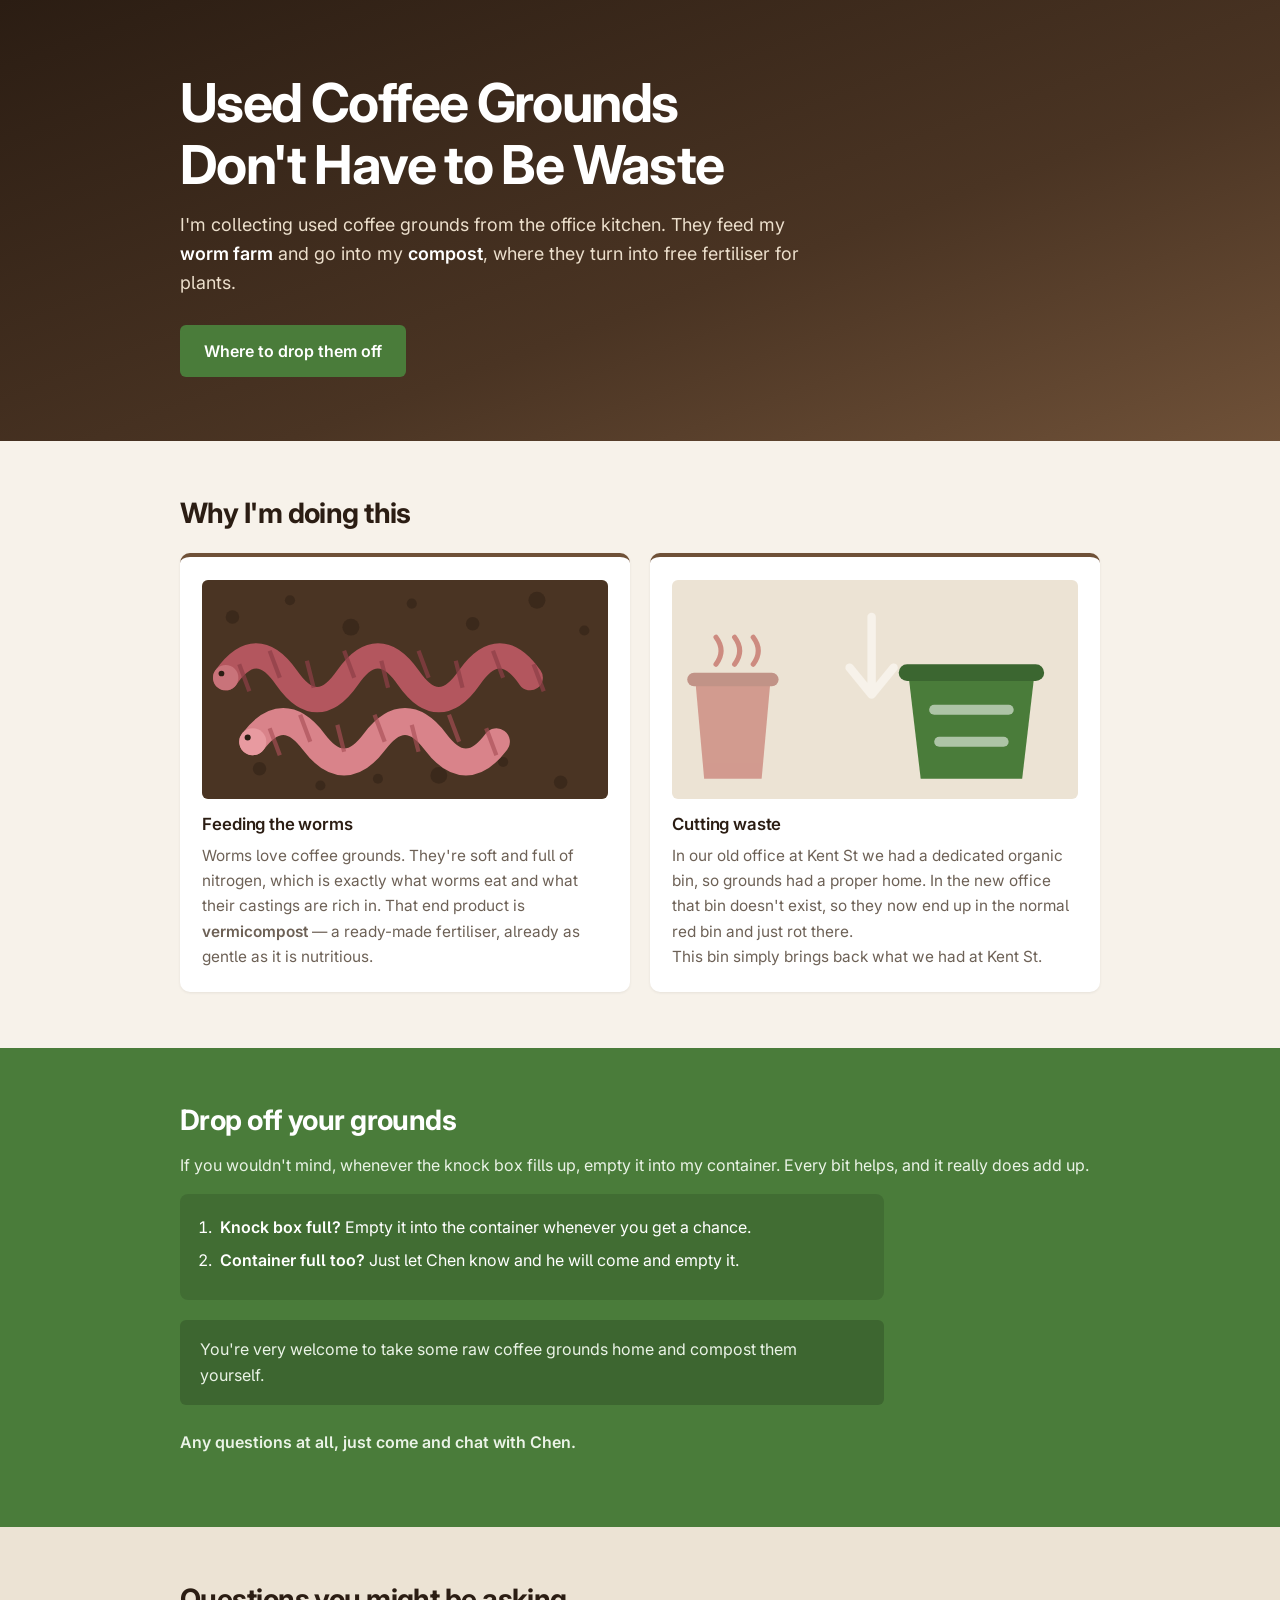
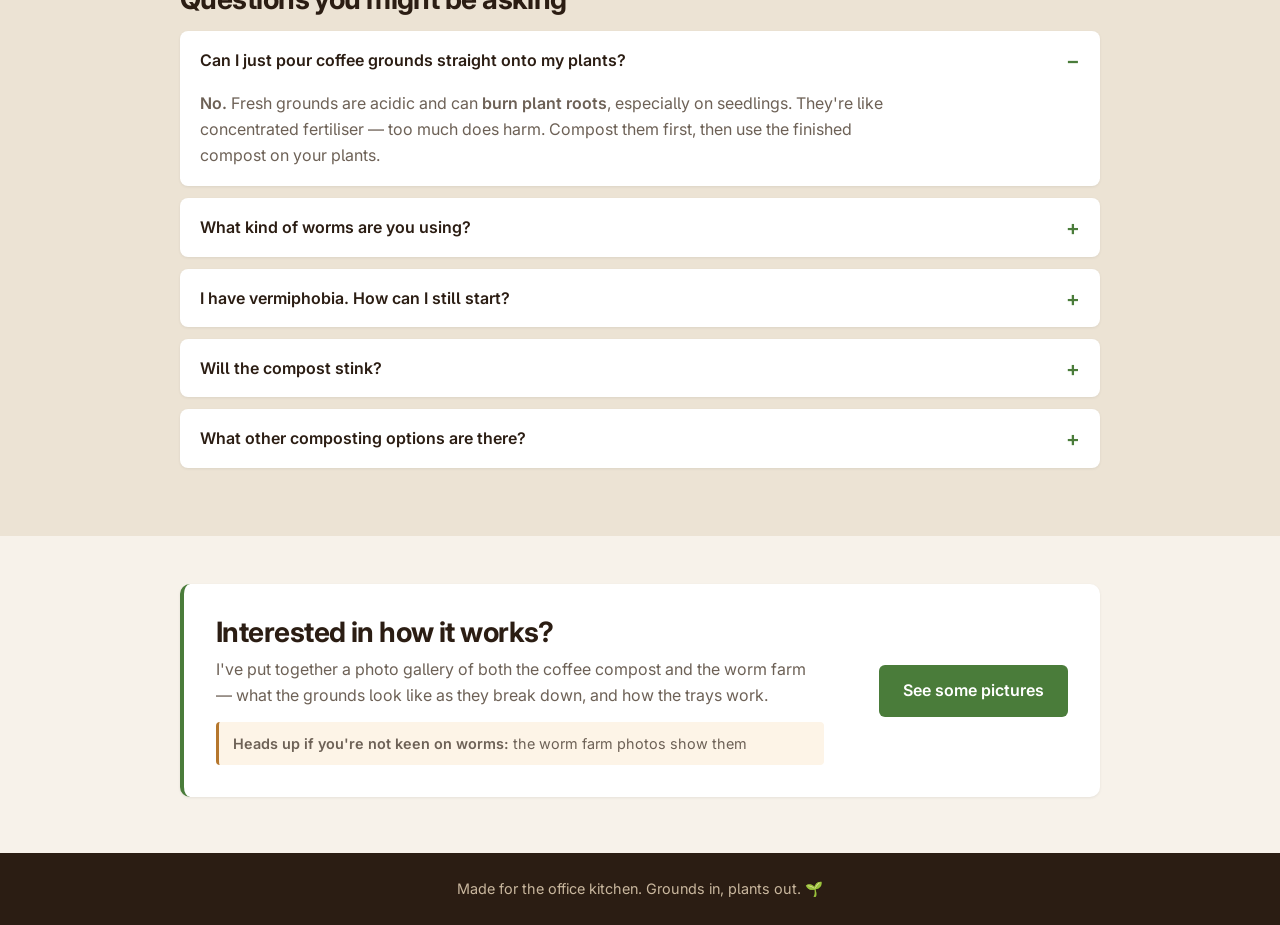
<file: index.html>
<!DOCTYPE html>
<html lang="en">

<head>
  <meta charset="UTF-8">
  <meta name="viewport" content="width=device-width, initial-scale=1.0">
  <title>Coffee Grounds Collection — Chen's Compost</title>
  <meta name="description"
    content="Collecting used coffee grounds in the office to feed a worm farm and to compost. Here's why, how it works, and answers to common questions.">
  <link rel="preconnect" href="https://fonts.googleapis.com">
  <link rel="preconnect" href="https://fonts.gstatic.com" crossorigin>
  <link rel="stylesheet"
    href="https://fonts.googleapis.com/css2?family=Inter:wght@400;500;600;700&display=swap">
  <link rel="stylesheet" href="styles.css">
</head>

<body>

  <header class="hero">
    <div class="wrap">
      <h1>Used Coffee Grounds<br>Don't Have to Be Waste</h1>
      <p class="lede">
        I'm collecting used coffee grounds from the office kitchen. They feed my
        <strong>worm farm</strong> and go into my <strong>compost</strong>, where
        they turn into free fertiliser for plants.
      </p>
      <a href="#drop-off" class="btn">Where to drop them off</a>
    </div>
  </header>

  <main>

    <section id="why">
      <div class="wrap">
        <h2>Why I'm doing this</h2>
        <div class="cards">
          <div class="card">
            <img class="illustration" src="assets/worms.svg" alt="" width="240" height="130">
            <h3>Feeding the worms</h3>
            <p>
              Worms love coffee grounds. They're soft and full of nitrogen,
              which is exactly what worms eat and what their castings are rich
              in. That end product is <strong>vermicompost</strong> — a
              ready-made fertiliser, already as gentle as it is nutritious.
            </p>
          </div>
          <div class="card">
            <img class="illustration" src="assets/knockbox.svg" alt="" width="240" height="130">
            <h3>Cutting waste</h3>
            <p>
              In our old office at Kent St we had a dedicated organic bin, so
              grounds had a proper home. In the new office that bin doesn't
              exist, so they now end up in the normal red bin and just rot there.
            </p>
            <p>
              This bin simply brings back what we had at Kent St.
            </p>
          </div>
        </div>
      </div>
    </section>

    <section id="drop-off" class="cta">
      <div class="wrap">
        <h2>Drop off your grounds</h2>
        <p>
          If you wouldn't mind, whenever the knock box fills up, empty it into
          my container. Every bit helps, and it really does add up.
        </p>
        <ol class="rules steps">
          <li><strong>Knock box full?</strong> Empty it into the container whenever you get a chance.</li>
          <li><strong>Container full too?</strong> Just let Chen know and he will come and empty it.</li>
        </ol>
        <p class="note">
          You're very welcome to take some raw coffee grounds home and compost
          them yourself.
        </p>
        <p class="contact">
          Any questions at all, just come and chat with Chen.
        </p>
      </div>
    </section>

    <section id="qa" class="alt">
      <div class="wrap">
        <h2>Questions you might be asking</h2>

        <details open>
          <summary>Can I just pour coffee grounds straight onto my plants?</summary>
          <p>
            <strong>No.</strong> Fresh grounds are acidic and can
            <strong>burn plant roots</strong>, especially on seedlings. They're
            like concentrated fertiliser — too much does harm. Compost them
            first, then use the finished compost on your plants.
          </p>
        </details>
        <details>
          <summary>What kind of worms are you using?</summary>
          <p>
            <strong>Red wigglers</strong> — the standard choice for a home worm
            farm. You can buy them from <strong>Bunnings</strong>, and some
            councils subsidise worm farms and composters. Definitely worth a look
            at your local council's website before you buy.
          </p>
        </details>

        <details>
          <summary>I have vermiphobia. How can I still start?</summary>
          <p>
            Skip the worms entirely — <strong>compost the grounds directly</strong>.
          </p>
          <p>
            Collect the grounds, put them in a container with a lid, somewhere
            with no direct sunlight. Wait for mould to grow over them. Once they
            no longer smell like coffee, they're ready to use. In summer this
            takes about <strong>1.5–2 months</strong>, in winter maybe
            <strong>2–3 months</strong>.
          </p>
        </details>

        <details>
          <summary>Will the compost stink?</summary>
          <p>
            <strong>Not on their own.</strong> Coffee grounds act as a
            natural deodorizer and fit cleanly into balanced aerobic (oxygen-rich) decomposition.
          </p>
          <p>
            Kitchen scraps are where problems start. They arrive wet and
            nitrogen-heavy, so a pile can tip from fine to foul in a couple of
            days. <strong>A bad smell is a warning, not a setback</strong> — and
            it almost always means too wet. Stop adding scraps, fold in more
            browns such as shredded paper or dry leaves, and let it breathe.
          </p>
        </details>

        <details>
          <summary>What other composting options are there?</summary>
          <p>
            Besides a worm farm or a standard compost bin, try
            <strong>Bokashi composting</strong>. It's much smaller than either —
            small enough for a kitchen counter or a balcony — and it processes
            faster. It's a genuinely good fit for coffee grounds, which are
            wet and nitrogen-heavy and react well to it.
          </p>
        </details>
      </div>
    </section>

    <section id="more">
      <div class="wrap">
        <div class="more-card">
          <div>
            <h2>Interested in how it works?</h2>
            <p>
              I've put together a photo gallery of both the coffee compost and
              the worm farm — what the grounds look like as they break down, and
              how the trays work.
            </p>
            <p class="content-warning">
              <strong>Heads up if you're not keen on worms:</strong> the worm farm
              photos show them
            </p>
          </div>
          <a href="pictures.html" class="btn">See some pictures</a>
        </div>
      </div>
    </section>

  </main>

  <footer>
    <div class="wrap">
      <p>Made for the office kitchen. Grounds in, plants out. 🌱</p>
    </div>
  </footer>

</body>

</html>
</file>
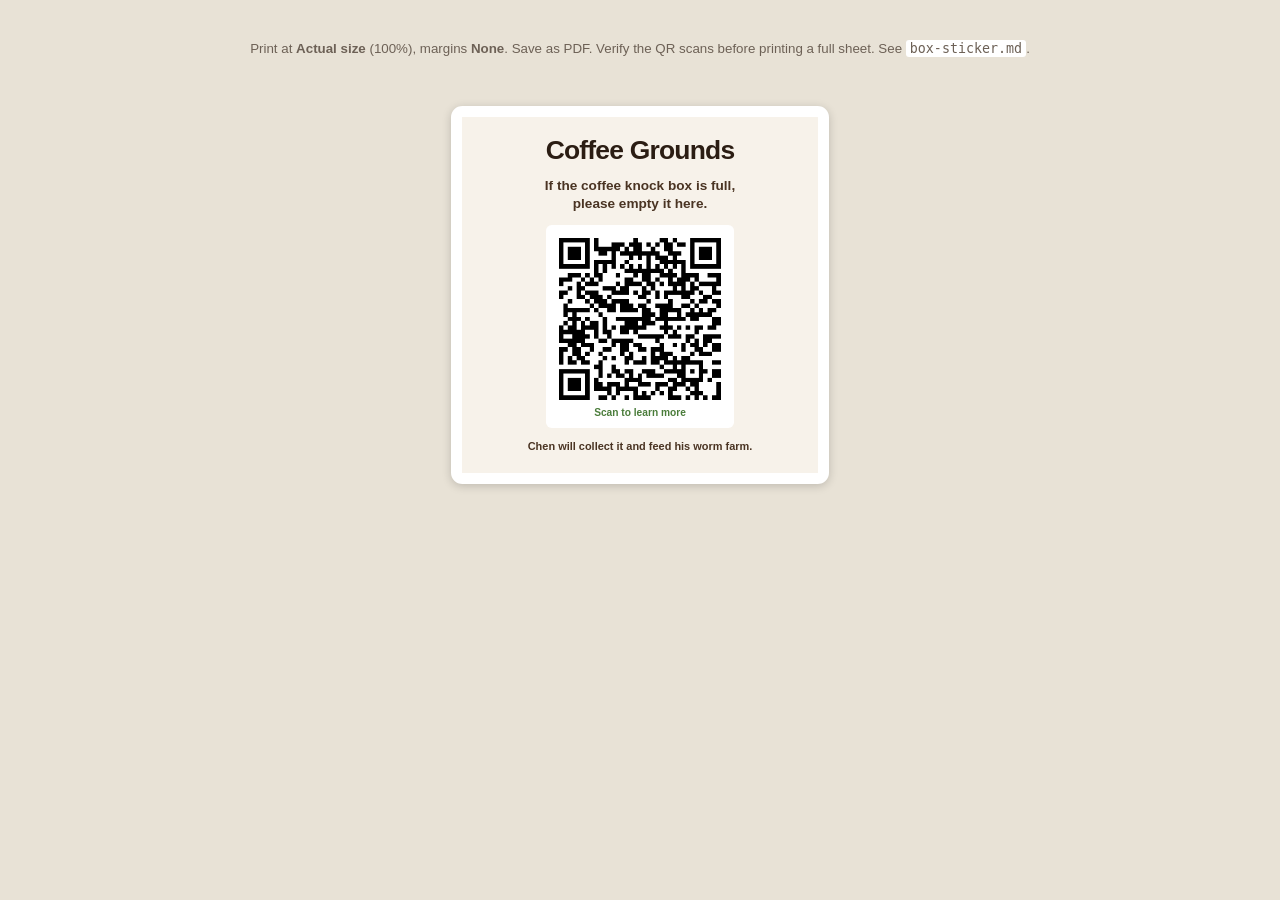
<file: box-sticker.html>
<!DOCTYPE html>
<html lang="en">

<head>
  <meta charset="UTF-8">
  <meta name="viewport" content="width=device-width, initial-scale=1.0">
  <title>Box sticker — Chen's Compost</title>
  <link rel="stylesheet" href="styles.css">
  <style>
    /* 100 x 100 mm, no margins. Print at 100% / Actual size. */
    @page {
      size: 100mm 100mm;
      margin: 0;
    }

    :root {
      --sticker: 100mm;
    }

    body {
      margin: 0;
      background: #e8e2d6;
      display: flex;
      flex-direction: column;
      align-items: center;
      gap: 8mm;
      padding: 10mm 0;
      font-family: -apple-system, BlinkMacSystemFont, "Segoe UI", Roboto, Helvetica, Arial, sans-serif;
    }

    .sheet-label {
      font-size: 10pt;
      color: #6d6156;
      text-align: center;
    }

    .sheet-label code {
      background: #fff;
      padding: 1px 4px;
      border-radius: 3px;
    }

    .sticker {
      width: var(--sticker);
      height: var(--sticker);
      background: #f7f2ea;
      border: 3mm solid #fff;
      border-radius: 3mm;
      box-sizing: border-box;
      overflow: hidden;
      display: flex;
      flex-direction: column;
      align-items: center;
      justify-content: space-between;
      padding: 5mm 4mm;
      text-align: center;
      page-break-inside: avoid;
      break-inside: avoid;
    }

    .sticker h1 {
      font-size: 7mm;
      line-height: 1.1;
      margin: 0;
      color: #2b1d13;
    }

    .sticker .lead {
      font-size: 3.6mm;
      line-height: 1.35;
      margin: 0;
      color: #4a3423;
      font-weight: 600;
    }

    /* quiet zone: white padding around the code, never crop this */
    .qr-frame {
      background: #fff;
      padding: 3mm 3mm 2mm;
      border-radius: 1.5mm;
      line-height: 0;
    }

    .qr-frame img {
      display: block;
      width: 44mm;
      height: 44mm;
    }

    .qr-frame .scan {
      font-size: 2.7mm;
      line-height: 1;
      margin: 1.6mm 0 .4mm;
      color: #4a7c3a;
      font-weight: 600;
    }

    .footer {
      font-size: 2.9mm;
      line-height: 1.35;
      color: #4a3423;
      font-weight: 600;
      margin: 0;
    }

    .footer .tiny {
      display: block;
      font-weight: 400;
      color: #6d6156;
      font-size: 2.6mm;
      margin-top: .8mm;
    }

    @media screen {
      .sticker {
        box-shadow: 0 2px 10px rgba(0, 0, 0, .18);
      }
    }

    /* Printing: exactly one sticker per sheet, no chrome. */
    @media print {
      body {
        background: #fff;
        display: block;
        padding: 0;
      }

      .sheet-label {
        display: none;
      }

      .sticker {
        box-shadow: none;
        border-radius: 0;
      }
    }
  </style>
</head>

<body>
  <p class="sheet-label">
    Print at <strong>Actual size</strong> (100%), margins <strong>None</strong>.
    Save as PDF. Verify the QR scans before printing a full sheet.
    See <code>box-sticker.md</code>.
  </p>

  <div class="sticker">
    <h1>Coffee Grounds</h1>

    <p class="lead">If the coffee knock box is full,<br>please empty it here.</p>

    <div class="qr-frame">
      <img src="assets/box-qr.png" alt="QR code linking to the coffee grounds collection page">
      <p class="scan">Scan to learn more</p>
    </div>

    <p class="footer">
      Chen will collect it and feed his worm farm.
    </p>
  </div>
</body>

</html>
</file>
<file: styles.css>
:root {
  --brown-900: #2b1d13;
  --brown-700: #4a3423;
  --brown-500: #6f5138;
  --cream: #f7f2ea;
  --cream-dark: #ece3d4;
  --green-600: #4a7c3a;
  --green-700: #3b6630;
  --amber: #b5762c;
  --text: #33291f;
  --muted: #6d6156;
}

details p + p { margin-top: .75rem; }
details a { color: var(--green-700); font-weight: 600; }

.cta .note {
  background: rgba(0,0,0,.18);
  padding: 1rem 1.25rem;
  border-radius: 6px;
  max-width: 44rem;
}
.cta .note strong { color: #fff; }

* { box-sizing: border-box; }

body {
  margin: 0;
  font-family: "Inter", -apple-system, BlinkMacSystemFont, "Segoe UI", Roboto, Helvetica, Arial, sans-serif;
  font-size: 1rem;
  line-height: 1.65;
  color: var(--text);
  background: var(--cream);
  -webkit-font-smoothing: antialiased;
  -moz-osx-font-smoothing: grayscale;
  font-feature-settings: "cv05" 1, "ss01" 1;
}

/* Inter's taller default makes tight headings look loose; nudge them back. */
h1, h2, h3 {
  line-height: 1.15;
  margin-top: 0;
  letter-spacing: -0.02em;
  font-weight: 700;
}

h1 { font-size: clamp(2.1rem, 5.5vw, 3.2rem); letter-spacing: -0.03em; }
h2 { font-size: 1.75rem; margin-bottom: 1rem; color: var(--brown-900); }
h3 { font-size: 1.05rem; font-weight: 600; letter-spacing: -0.01em; }

p { margin: 0 0 1rem; }
a { color: var(--green-700); }

strong { font-weight: 600; }

.wrap {
  max-width: 960px;
  margin: 0 auto;
  padding: 0 1.25rem;
}

/* ---------- Hero ---------- */

.hero {
  background: linear-gradient(160deg, var(--brown-900) 0%, var(--brown-700) 60%, var(--brown-500) 100%);
  color: var(--cream);
  padding: 4.5rem 0 4rem;
}

.hero .eyebrow {
  text-transform: uppercase;
  letter-spacing: .12em;
  font-size: .78rem;
  color: #d9c4a5;
  margin-bottom: .75rem;
}

.hero h1 {
  font-size: clamp(2.2rem, 5.8vw, 3.35rem);
  margin-bottom: 1rem;
  color: #fff;
}

.hero .lede {
  font-size: 1.12rem;
  line-height: 1.6;
  max-width: 40rem;
  color: #ecdfcc;
}

.hero strong { color: #fff; }

.hero-warning {
  display: inline-block;
  margin: 0 0 .25rem;
  padding: .6rem .9rem;
  background: rgba(0, 0, 0, .25);
  border-left: 3px solid var(--amber);
  border-radius: 4px;
  font-size: .92rem;
  color: #f0e4d2;
}

.btn {
  display: inline-block;
  margin-top: .75rem;
  padding: .8rem 1.5rem;
  background: var(--green-600);
  color: #fff;
  text-decoration: none;
  font-weight: 600;
  border-radius: 6px;
  transition: background .2s;
}
.btn:hover { background: var(--green-700); }

/* ---------- Sections ---------- */

section { padding: 3.5rem 0; }
.alt { background: var(--cream-dark); }

/* ---------- Cards ---------- */

.cards {
  display: grid;
  grid-template-columns: repeat(auto-fit, minmax(260px, 1fr));
  gap: 1.25rem;
  margin-top: 1.5rem;
}

.card {
  background: #fff;
  padding: 1.4rem;
  border-radius: 10px;
  border-top: 4px solid var(--brown-500);
  box-shadow: 0 1px 3px rgba(0,0,0,.07);
}
.card h3 {
  font-size: 1.05rem;
  font-weight: 600;
  letter-spacing: -0.01em;
  color: var(--brown-900);
  margin-bottom: .5rem;
}
.card p { margin-bottom: 0; color: var(--muted); font-size: .96rem; }

.illustration {
  display: block;
  width: 100%;
  height: auto;
  border-radius: 6px;
  margin-bottom: 1rem;
  background: var(--cream-dark);
}

/* ---------- Q&A ---------- */

details {
  background: #fff;
  border-radius: 8px;
  margin-bottom: .75rem;
  box-shadow: 0 1px 3px rgba(0,0,0,.07);
  overflow: hidden;
}

summary {
  cursor: pointer;
  padding: 1rem 1.25rem;
  font-weight: 600;
  color: var(--brown-900);
  list-style: none;
  position: relative;
}
summary::-webkit-details-marker { display: none; }
summary::after {
  content: "+";
  position: absolute;
  right: 1.25rem;
  color: var(--green-600);
  font-size: 1.3rem;
  line-height: 1.3;
}
details[open] summary::after { content: "\2212"; }

details p {
  padding: 0 1.25rem 1.1rem;
  margin: 0;
  color: var(--muted);
  max-width: 46rem;
}

/* ---------- Gallery ---------- */

.intro { color: var(--muted); margin-bottom: 0; }

.gallery {
  display: grid;
  grid-template-columns: repeat(auto-fit, minmax(260px, 1fr));
  gap: 1.25rem;
  margin-top: 1.5rem;
}

.gallery figure {
  margin: 0;
  background: #fff;
  border-radius: 10px;
  overflow: hidden;
  box-shadow: 0 1px 3px rgba(0, 0, 0, .07);
  display: flex;
  flex-direction: column;
}

.gallery .shot {
  display: block;
  width: 100%;
  padding: 0;
  border: 0;
  background: var(--cream-dark);
  cursor: zoom-in;
  line-height: 0;
}

.gallery .shot img {
  display: block;
  width: 100%;
  height: auto;
  aspect-ratio: 4 / 3;
  object-fit: cover;
  object-position: center 45%;
  transition: transform .25s ease;
}

.gallery .shot:hover img {
  transform: scale(1.03);
}

.gallery .shot:focus-visible {
  outline: 3px solid var(--green-600);
  outline-offset: -3px;
}

.gallery figure.warn {
  border-top: 4px solid var(--amber);
}

.gallery .warning {
  color: #8a4b12;
}

.gallery figcaption {
  padding: .9rem 1.1rem 1.1rem;
  font-size: .93rem;
  color: var(--muted);
  flex: 1;
}

.step {
  display: inline-flex;
  align-items: center;
  justify-content: center;
  width: 22px;
  height: 22px;
  margin-right: .45rem;
  border-radius: 50%;
  background: var(--brown-500);
  color: #fff;
  font-size: .78rem;
  font-weight: 700;
  vertical-align: 2px;
}

/* ---------- Subpage promo ---------- */

#more { padding-top: 3rem; }

.more-card {
  display: flex;
  align-items: center;
  justify-content: space-between;
  gap: 2rem;
  flex-wrap: wrap;
  background: #fff;
  border-radius: 10px;
  padding: 2rem;
  box-shadow: 0 1px 3px rgba(0, 0, 0, .07);
  border-left: 4px solid var(--green-600);
}

.more-card h2 { margin-bottom: .5rem; }

.more-card p {
  margin: 0;
  color: var(--muted);
  max-width: 38rem;
}

.more-card .btn {
  margin-top: 0;
  white-space: nowrap;
  flex-shrink: 0;
}

.more-card .content-warning {
  margin-top: .85rem;
  padding: .6rem .85rem;
  background: #fdf4e7;
  border-left: 3px solid var(--amber);
  border-radius: 4px;
  font-size: .9rem;
}

/* ---------- Lightbox ---------- */

#lightbox {
  border: 0;
  padding: 1.25rem;
  max-width: min(1100px, 94vw);
  max-height: 92vh;
  background: var(--brown-900);
  border-radius: 12px;
  overflow: auto;
}

#lightbox::backdrop {
  background: rgba(20, 12, 7, .82);
}

#lightbox img {
  display: block;
  max-width: 100%;
  max-height: 74vh;
  margin: 0 auto;
  border-radius: 8px;
}

.lightbox-caption {
  color: var(--cream);
  text-align: center;
  margin: .9rem 0 0;
  font-size: .95rem;
}

.lightbox-close {
  position: absolute;
  top: .5rem;
  right: .7rem;
  background: none;
  border: 0;
  color: var(--cream);
  font-size: 2rem;
  line-height: 1;
  cursor: pointer;
  padding: 0 .35rem;
}

.lightbox-close:hover {
  color: #fff;
}

/* ---------- CTA ---------- */

.cta {
  background: var(--green-600);
  color: #fff;
}
.cta h2 { color: #fff; }
.cta p { color: #eaf3e6; }

.rules {
  background: rgba(0,0,0,.12);
  padding: 1.25rem 1.25rem 1.25rem 2.25rem;
  border-radius: 8px;
  max-width: 44rem;
}
.rules li { margin-bottom: .4rem; }
.steps li { padding-left: .25rem; }
.cta .note { margin-top: 1.25rem; }

.contact { margin-top: 1.5rem; font-weight: 600; }
.contact a { color: #fff; }

/* ---------- Footer ---------- */

footer {
  background: var(--brown-900);
  color: #c9b79e;
  padding: 1.5rem 0;
  text-align: center;
  font-size: .9rem;
}
footer p { margin: 0; }

@media (max-width: 600px) {
  .hero { padding: 3rem 0; }
  section { padding: 2.5rem 0; }
}
</file>
